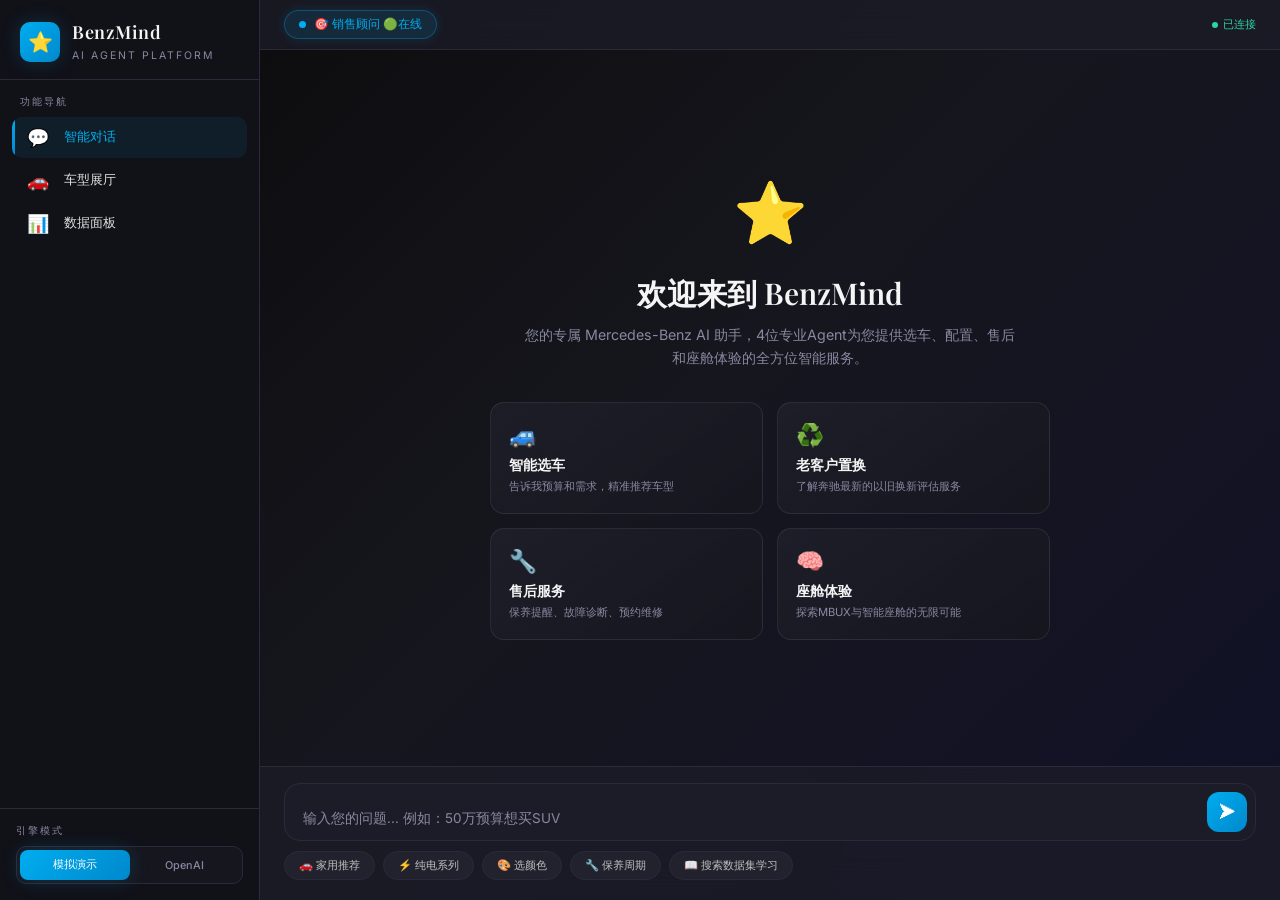
<file: index.html>
<!DOCTYPE html>
<html lang="zh-CN">
<head>
  <meta charset="UTF-8">
  <meta name="viewport" content="width=device-width, initial-scale=1.0">
  <meta name="description" content="BenzMind — Mercedes-Benz 智能客户体验 AI Agent 平台，多Agent协作覆盖选车、配车、售后、座舱体验全生命周期。">
  <title>BenzMind — Mercedes-Benz AI Agent</title>
  <link rel="stylesheet" href="styles.css">
  <link rel="icon" href="data:image/svg+xml,<svg xmlns='http://www.w3.org/2000/svg' viewBox='0 0 100 100'><text y='.9em' font-size='90'>⭐</text></svg>">
</head>
<body>

<div id="app">
  <!-- ======== Sidebar ======== -->
  <aside class="sidebar">
    <div class="sidebar-header">
      <div class="brand">
        <div class="brand-logo">⭐</div>
        <div class="brand-text">
          <h1>BenzMind</h1>
          <span>AI Agent Platform</span>
        </div>
      </div>
    </div>

    <nav class="nav-section">
      <div class="nav-label">功能导航</div>

      <div class="nav-item active" data-panel="chat" id="nav-chat">
        <span class="nav-icon">💬</span>
        <span class="nav-text">智能对话</span>
      </div>

      <div class="nav-item" data-panel="vehicles" id="nav-vehicles">
        <span class="nav-icon">🚗</span>
        <span class="nav-text">车型展厅</span>
      </div>

      <!-- Hidden dataset tab -->

      <div class="nav-item" data-panel="dashboard" id="nav-dashboard">
        <span class="nav-icon">📊</span>
        <span class="nav-text">数据面板</span>
      </div>
    </nav>

    <div class="mode-switch-section">
      <div class="nav-label" style="padding:0;margin-bottom:8px;">引擎模式</div>
      <div class="mode-toggle">
        <button class="mode-btn active" id="modeSimulation" data-mode="simulation">模拟演示</button>
        <button class="mode-btn" id="modeOpenai" data-mode="openai">OpenAI</button>
      </div>
    </div>
  </aside>

  <!-- ======== Main Content ======== -->
  <main class="main-content">
    <!-- Agent Status Bar -->
    <div class="agent-bar" id="agentBar">
      <div class="agent-chip active" data-agent="sales_consultant" id="chip-sales">
        <span class="agent-dot"></span>
        <span>🎯 销售顾问 🟢在线</span>
      </div>
      <div class="agent-bar-spacer"></div>
      <div class="connection-status">
        <span class="connection-dot"></span>
        <span id="connectionText">已连接</span>
      </div>
    </div>

    <!-- ======== Chat Panel ======== -->
    <div class="panel active" id="panel-chat">
      <div class="chat-messages" id="chatMessages">
        <!-- Welcome Screen -->
        <div class="welcome-screen" id="welcomeScreen">
          <div class="welcome-icon">⭐</div>
          <div class="welcome-title">欢迎来到 BenzMind</div>
          <div class="welcome-subtitle">
            您的专属 Mercedes-Benz AI 助手，4位专业Agent为您提供选车、配置、售后和座舱体验的全方位智能服务。
          </div>
          <div class="welcome-cards">
            <div class="welcome-card" data-prompt="我预算50万左右，想选一辆家用SUV">
              <div class="welcome-card-icon">🚙</div>
              <div class="welcome-card-title">智能选车</div>
              <div class="welcome-card-desc">告诉我预算和需求，精准推荐车型</div>
            </div>
            <div class="welcome-card" data-prompt="有哪些最新的置换政策？">
              <div class="welcome-card-icon">♻️</div>
              <div class="welcome-card-title">老客户置换</div>
              <div class="welcome-card-desc">了解奔驰最新的以旧换新评估服务</div>
            </div>
            <div class="welcome-card" data-prompt="我的车仪表盘故障灯亮了怎么办">
              <div class="welcome-card-icon">🔧</div>
              <div class="welcome-card-title">售后服务</div>
              <div class="welcome-card-desc">保养提醒、故障诊断、预约维修</div>
            </div>
            <div class="welcome-card" data-prompt="介绍一下MBUX语音助理的功能">
              <div class="welcome-card-icon">🧠</div>
              <div class="welcome-card-title">座舱体验</div>
              <div class="welcome-card-desc">探索MBUX与智能座舱的无限可能</div>
            </div>
          </div>
        </div>
      </div>

      <div class="chat-input-area">
        <div class="chat-input-wrapper">
          <textarea id="chatInput" placeholder="输入您的问题... 例如：50万预算想买SUV" rows="1"></textarea>
          <button id="sendBtn" title="发送消息">➤</button>
        </div>
        <div class="quick-actions">
          <button class="quick-btn" data-prompt="推荐一款适合家用的车">🚗 家用推荐</button>
          <button class="quick-btn" data-prompt="看看纯电EQ系列">⚡ 纯电系列</button>
          <button class="quick-btn" data-prompt="有什么颜色可选">🎨 选颜色</button>
          <button class="quick-btn" data-prompt="多久保养一次">🔧 保养周期</button>
          <button class="quick-btn" data-prompt="怎么向客户推荐更好的功能？">📖 搜索数据集学习</button>
        </div>
      </div>
    </div>

    <!-- ======== Vehicles Panel ======== -->
    <div class="panel" id="panel-vehicles">
      <div class="vehicles-panel">
        <div class="panel-header">
          <div class="panel-title">Mercedes-Benz 车型展厅</div>
          <div class="panel-subtitle">探索梅赛德斯-奔驰完整车型阵容</div>
        </div>
        <div class="category-tabs" id="categoryTabs">
          <button class="category-tab active" data-category="all">全部</button>
          <button class="category-tab" data-category="轿车">轿车</button>
          <button class="category-tab" data-category="SUV">SUV</button>
          <button class="category-tab" data-category="纯电EQ">纯电EQ</button>
        </div>
        <div class="vehicles-grid" id="vehiclesGrid">
          <!-- Filled by JS -->
        </div>
      </div>
    </div>

    <!-- Dataset Panel Removed (Backend only) -->

    <!-- ======== Dashboard Panel ======== -->
    <div class="panel" id="panel-dashboard">
      <div class="dashboard-panel">
        <div class="panel-header">
          <div class="panel-title">数据面板</div>
          <div class="panel-subtitle">对话分析与用户偏好画像</div>
        </div>
        <div class="dashboard-grid" id="dashboardStats">
          <div class="stat-card">
            <div class="stat-label">对话轮次</div>
            <div class="stat-value" id="statConversations">0</div>
          </div>
          <div class="stat-card">
            <div class="stat-label">引擎模式</div>
            <div class="stat-value" id="statMode">模拟</div>
          </div>
          <div class="stat-card">
            <div class="stat-label">MoE 门控制导网络</div>
            <div class="stat-value" style="color: #00e676; font-size: 1.1rem; line-height: 2rem;">● 激活</div>
          </div>
          <div class="stat-card">
            <div class="stat-label">活跃 LoRA 微调权重</div>
            <div class="stat-value" id="statLora" style="font-size: 1.1rem; color: var(--benz-star-blue);">—</div>
          </div>
          <div class="stat-card">
            <div class="stat-label">客户阶段</div>
            <div class="stat-value" id="statStage" style="font-size: 1.1rem; color: var(--benz-gold);">线上留资引流</div>
          </div>
          <div class="stat-card">
            <div class="stat-label">事件流</div>
            <div class="stat-value" id="statEvents" style="font-size: 1.1rem; color: var(--benz-success);">0条</div>
          </div>
        </div>

        <div class="profile-section">
          <div class="profile-title">用户偏好画像</div>
          <div id="profileContent">
            <div class="profile-item">
              <span class="profile-key">预算</span>
              <span class="profile-value" id="profileBudget">待采集</span>
            </div>
            <div class="profile-item">
              <span class="profile-key">用途</span>
              <span class="profile-value" id="profileUsage">待采集</span>
            </div>
            <div class="profile-item">
              <span class="profile-key">家庭人数</span>
              <span class="profile-value" id="profileFamily">待采集</span>
            </div>
            <div class="profile-item">
              <span class="profile-key">偏好车型</span>
              <span class="profile-value" id="profilePreferences">待采集</span>
            </div>
            <div class="profile-item">
              <span class="profile-key">线索编号</span>
              <span class="profile-value" id="leadId">待生成</span>
            </div>
            <div class="profile-item">
              <span class="profile-key">意向车型</span>
              <span class="profile-value" id="leadVehicle">待采集</span>
            </div>
            <div class="profile-item">
              <span class="profile-key">联系方式</span>
              <span class="profile-value" id="leadPhone">待采集</span>
            </div>
          </div>
        </div>

        <div class="workflow-section">
          <div class="profile-title">业务闭环操作</div>
          <div class="workflow-actions">
            <button class="workflow-btn" data-action="lead">登记线索</button>
            <button class="workflow-btn" data-action="test-drive">预约试驾</button>
            <button class="workflow-btn" data-action="quote">生成报价</button>
          </div>
          <div class="workflow-hint" id="stageAction">继续推进客户旅程</div>
        </div>

        <div class="timeline-section">
          <div class="profile-title">事件时间线</div>
          <div id="eventTimeline" class="event-timeline">
            <div class="timeline-empty">尚未产生事件，先从留资或试驾开始。</div>
          </div>
        </div>
      </div>
    </div>
  </main>
</div>

<!-- API Key Modal -->
<div class="modal-overlay" id="apiKeyModal">
  <div class="modal">
    <div class="modal-title">🔑 设置大模型 API</div>
    <div class="modal-desc">切换至大模型模式需要提供 API 参数。您的配置仅存储在本地。<br><br><b>Kimi 配置提示：</b><br>Base URL: <code>https://api.moonshot.cn/v1</code><br>模型名称: <code>moonshot-v1-8k</code></div>
    <input type="text" class="modal-input" id="apiBaseUrl" placeholder="API Base URL (如使用官方OpenAI则留空)">
    <input type="text" class="modal-input" id="apiModel" placeholder="模型名称 (例如: gpt-4o 或 moonshot-v1-8k)">
    <input type="password" class="modal-input" id="apiKeyInput" placeholder="输入API Key (sk-...)">
    <div class="modal-actions">
      <button class="btn btn-ghost" id="modalCancel">取消</button>
      <button class="btn btn-primary" id="modalConfirm">确认</button>
    </div>
  </div>
</div>

<script src="app.js"></script>
</body>
</html>
</file>
<file: styles.css>
/* ====================================
   BenzMind Design System
   Mercedes-Benz Luxury Dark Theme
   ==================================== */

@import url('https://fonts.googleapis.com/css2?family=Inter:wght@300;400;500;600;700&family=Playfair+Display:wght@400;500;600;700&display=swap');

/* ---- CSS Custom Properties ---- */
:root {
  /* Brand Colors */
  --benz-black: #0a0a0a;
  --benz-obsidian: #111118;
  --benz-dark: #16161e;
  --benz-surface: #1c1c28;
  --benz-card: #22222e;
  --benz-border: #2a2a3a;
  --benz-silver: #c0c0c0;
  --benz-light-silver: #e0e0e0;
  --benz-star-blue: #00adef;
  --benz-blue-glow: #00adef33;
  --benz-gold: #d4af37;
  --benz-gold-dim: #d4af3744;
  --benz-white: #f5f5f5;
  --benz-muted: #8888a0;
  --benz-success: #2dd4a8;
  --benz-warning: #f0b429;
  --benz-danger: #ef4444;

  /* Gradients */
  --gradient-main: linear-gradient(135deg, #0a0a0a 0%, #16161e 50%, #111128 100%);
  --gradient-card: linear-gradient(145deg, rgba(34,34,46,0.7) 0%, rgba(22,22,30,0.9) 100%);
  --gradient-blue: linear-gradient(135deg, #00adef 0%, #0088cc 100%);
  --gradient-gold: linear-gradient(135deg, #d4af37 0%, #b8941e 100%);
  --gradient-glass: linear-gradient(135deg, rgba(255,255,255,0.05) 0%, rgba(255,255,255,0.02) 100%);

  /* Typography */
  --font-body: 'Inter', -apple-system, BlinkMacSystemFont, sans-serif;
  --font-display: 'Playfair Display', Georgia, serif;

  /* Spacing */
  --sidebar-width: 260px;
  --header-height: 60px;

  /* Effects */
  --glass-bg: rgba(28, 28, 40, 0.75);
  --glass-border: rgba(255, 255, 255, 0.08);
  --shadow-sm: 0 2px 8px rgba(0, 0, 0, 0.3);
  --shadow-md: 0 4px 20px rgba(0, 0, 0, 0.4);
  --shadow-lg: 0 8px 40px rgba(0, 0, 0, 0.5);
  --shadow-glow: 0 0 20px var(--benz-blue-glow);

  /* Transitions */
  --transition-fast: 0.15s cubic-bezier(0.4, 0, 0.2, 1);
  --transition-base: 0.3s cubic-bezier(0.4, 0, 0.2, 1);
  --transition-slow: 0.5s cubic-bezier(0.4, 0, 0.2, 1);
}

/* ---- Reset & Base ---- */
*, *::before, *::after {
  margin: 0;
  padding: 0;
  box-sizing: border-box;
}

html {
  font-size: 15px;
  scroll-behavior: smooth;
}

body {
  font-family: var(--font-body);
  background: var(--gradient-main);
  color: var(--benz-light-silver);
  min-height: 100vh;
  overflow: hidden;
  -webkit-font-smoothing: antialiased;
  -moz-osx-font-smoothing: grayscale;
}

::selection {
  background: var(--benz-star-blue);
  color: white;
}

::-webkit-scrollbar {
  width: 5px;
}

::-webkit-scrollbar-track {
  background: transparent;
}

::-webkit-scrollbar-thumb {
  background: var(--benz-border);
  border-radius: 10px;
}

::-webkit-scrollbar-thumb:hover {
  background: var(--benz-muted);
}

/* ---- App Layout ---- */
#app {
  display: flex;
  height: 100vh;
  width: 100vw;
}

/* ---- Sidebar ---- */
.sidebar {
  width: var(--sidebar-width);
  background: var(--benz-obsidian);
  border-right: 1px solid var(--benz-border);
  display: flex;
  flex-direction: column;
  flex-shrink: 0;
  position: relative;
  z-index: 10;
}

.sidebar-header {
  padding: 20px 20px 16px;
  border-bottom: 1px solid var(--benz-border);
}

.brand {
  display: flex;
  align-items: center;
  gap: 12px;
}

.brand-logo {
  width: 40px;
  height: 40px;
  background: var(--gradient-blue);
  border-radius: 10px;
  display: flex;
  align-items: center;
  justify-content: center;
  font-size: 20px;
  box-shadow: var(--shadow-glow);
}

.brand-text h1 {
  font-family: var(--font-display);
  font-size: 1.2rem;
  font-weight: 600;
  color: var(--benz-white);
  letter-spacing: 0.5px;
}

.brand-text span {
  font-size: 0.7rem;
  color: var(--benz-muted);
  letter-spacing: 2px;
  text-transform: uppercase;
}

/* Navigation */
.nav-section {
  padding: 16px 12px;
  flex: 1;
  overflow-y: auto;
}

.nav-label {
  font-size: 0.65rem;
  text-transform: uppercase;
  letter-spacing: 2px;
  color: var(--benz-muted);
  padding: 0 8px;
  margin-bottom: 8px;
}

.nav-item {
  display: flex;
  align-items: center;
  gap: 12px;
  padding: 10px 12px;
  border-radius: 10px;
  cursor: pointer;
  transition: all var(--transition-base);
  margin-bottom: 2px;
  position: relative;
  overflow: hidden;
}

.nav-item::before {
  content: '';
  position: absolute;
  left: 0;
  top: 0;
  width: 3px;
  height: 100%;
  background: var(--gradient-blue);
  transform: scaleY(0);
  transition: transform var(--transition-base);
  border-radius: 0 2px 2px 0;
}

.nav-item:hover {
  background: rgba(255, 255, 255, 0.04);
}

.nav-item.active {
  background: rgba(0, 173, 239, 0.08);
  color: var(--benz-star-blue);
}

.nav-item.active::before {
  transform: scaleY(1);
}

.nav-icon {
  font-size: 1.2rem;
  width: 28px;
  text-align: center;
  flex-shrink: 0;
}

.nav-text {
  font-size: 0.85rem;
  font-weight: 500;
}

.nav-badge {
  margin-left: auto;
  background: var(--gradient-blue);
  color: white;
  font-size: 0.65rem;
  padding: 2px 7px;
  border-radius: 10px;
  font-weight: 600;
}

/* Mode Switch */
.mode-switch-section {
  padding: 16px;
  border-top: 1px solid var(--benz-border);
}

.mode-toggle {
  display: flex;
  background: var(--benz-dark);
  border-radius: 10px;
  padding: 3px;
  border: 1px solid var(--benz-border);
}

.mode-btn {
  flex: 1;
  padding: 8px 10px;
  border: none;
  background: transparent;
  color: var(--benz-muted);
  font-size: 0.72rem;
  font-family: var(--font-body);
  font-weight: 500;
  border-radius: 8px;
  cursor: pointer;
  transition: all var(--transition-base);
}

.mode-btn.active {
  background: var(--gradient-blue);
  color: white;
  box-shadow: var(--shadow-glow);
}

.mode-btn:hover:not(.active) {
  color: var(--benz-light-silver);
}

/* ---- Main Content ---- */
.main-content {
  flex: 1;
  display: flex;
  flex-direction: column;
  overflow: hidden;
  position: relative;
}

/* Agent Status Bar */
.agent-bar {
  display: flex;
  align-items: center;
  gap: 12px;
  padding: 10px 24px;
  background: var(--glass-bg);
  border-bottom: 1px solid var(--glass-border);
  backdrop-filter: blur(20px);
  -webkit-backdrop-filter: blur(20px);
  overflow-x: auto;
}

.agent-chip {
  display: flex;
  align-items: center;
  gap: 8px;
  padding: 6px 14px;
  background: var(--gradient-glass);
  border: 1px solid var(--glass-border);
  border-radius: 20px;
  font-size: 0.78rem;
  white-space: nowrap;
  transition: all var(--transition-base);
  cursor: default;
  flex-shrink: 0;
}

.agent-chip.active {
  background: rgba(0, 173, 239, 0.12);
  border-color: rgba(0, 173, 239, 0.3);
  color: var(--benz-star-blue);
  box-shadow: 0 0 12px rgba(0, 173, 239, 0.15);
}

.agent-dot {
  width: 7px;
  height: 7px;
  border-radius: 50%;
  background: var(--benz-muted);
  flex-shrink: 0;
}

.agent-chip.active .agent-dot {
  background: var(--benz-star-blue);
  animation: pulse 2s infinite;
}

@keyframes pulse {
  0%, 100% { opacity: 1; box-shadow: 0 0 0 0 rgba(0, 173, 239, 0.4); }
  50% { opacity: 0.7; box-shadow: 0 0 0 6px rgba(0, 173, 239, 0); }
}

.agent-bar-spacer {
  flex: 1;
}

.connection-status {
  font-size: 0.72rem;
  color: var(--benz-success);
  display: flex;
  align-items: center;
  gap: 5px;
  flex-shrink: 0;
}

.connection-dot {
  width: 6px;
  height: 6px;
  background: var(--benz-success);
  border-radius: 50%;
  animation: pulse-green 2s infinite;
}

@keyframes pulse-green {
  0%, 100% { opacity: 1; }
  50% { opacity: 0.4; }
}

/* ---- Content Panels ---- */
.panel {
  flex: 1;
  display: none;
  flex-direction: column;
  overflow: hidden;
}

.panel.active {
  display: flex;
}

/* ---- Chat Panel ---- */
.chat-messages {
  flex: 1;
  overflow-y: auto;
  padding: 24px;
  display: flex;
  flex-direction: column;
  gap: 16px;
}

.message {
  display: flex;
  gap: 12px;
  max-width: 85%;
  animation: messageSlideIn 0.4s cubic-bezier(0.16, 1, 0.3, 1);
}

@keyframes messageSlideIn {
  from { opacity: 0; transform: translateY(20px); }
  to { opacity: 1; transform: translateY(0); }
}

.message.user {
  align-self: flex-end;
  flex-direction: row-reverse;
}

.message-avatar {
  width: 36px;
  height: 36px;
  border-radius: 10px;
  display: flex;
  align-items: center;
  justify-content: center;
  font-size: 1rem;
  flex-shrink: 0;
  background: var(--benz-card);
  border: 1px solid var(--benz-border);
}

.message.user .message-avatar {
  background: var(--gradient-blue);
  border: none;
}

.message-body {
  background: var(--gradient-card);
  border: 1px solid var(--glass-border);
  border-radius: 16px;
  padding: 14px 18px;
  backdrop-filter: blur(10px);
  -webkit-backdrop-filter: blur(10px);
}

.message.user .message-body {
  background: linear-gradient(135deg, rgba(0, 173, 239, 0.15) 0%, rgba(0, 136, 204, 0.1) 100%);
  border-color: rgba(0, 173, 239, 0.2);
}

.message-agent-tag {
  font-size: 0.65rem;
  color: var(--benz-star-blue);
  font-weight: 600;
  text-transform: uppercase;
  letter-spacing: 1px;
  margin-bottom: 6px;
}

.message-text {
  font-size: 0.9rem;
  line-height: 1.65;
  color: var(--benz-light-silver);
  white-space: pre-wrap;
}

.message-text strong {
  color: var(--benz-white);
  font-weight: 600;
}

.message-time {
  font-size: 0.65rem;
  color: var(--benz-muted);
  margin-top: 6px;
}

/* Chat Input */
.chat-input-area {
  padding: 16px 24px 20px;
  background: var(--glass-bg);
  border-top: 1px solid var(--glass-border);
  backdrop-filter: blur(20px);
  -webkit-backdrop-filter: blur(20px);
}

.chat-input-wrapper {
  display: flex;
  align-items: flex-end;
  gap: 12px;
  background: var(--benz-surface);
  border: 1px solid var(--benz-border);
  border-radius: 16px;
  padding: 8px 8px 8px 18px;
  transition: border-color var(--transition-base), box-shadow var(--transition-base);
}

.chat-input-wrapper:focus-within {
  border-color: var(--benz-star-blue);
  box-shadow: 0 0 0 3px rgba(0, 173, 239, 0.1);
}

#chatInput {
  flex: 1;
  background: none;
  border: none;
  color: var(--benz-white);
  font-size: 0.9rem;
  font-family: var(--font-body);
  resize: none;
  outline: none;
  min-height: 24px;
  max-height: 120px;
  line-height: 1.5;
  padding: 4px 0;
}

#chatInput::placeholder {
  color: var(--benz-muted);
}

#sendBtn {
  width: 40px;
  height: 40px;
  border: none;
  background: var(--gradient-blue);
  color: white;
  border-radius: 12px;
  cursor: pointer;
  display: flex;
  align-items: center;
  justify-content: center;
  font-size: 1.1rem;
  transition: all var(--transition-base);
  flex-shrink: 0;
}

#sendBtn:hover {
  transform: scale(1.05);
  box-shadow: var(--shadow-glow);
}

#sendBtn:active {
  transform: scale(0.95);
}

.quick-actions {
  display: flex;
  gap: 8px;
  margin-top: 10px;
  flex-wrap: wrap;
}

.quick-btn {
  padding: 6px 14px;
  background: var(--benz-card);
  border: 1px solid var(--benz-border);
  color: var(--benz-silver);
  border-radius: 20px;
  font-size: 0.75rem;
  font-family: var(--font-body);
  cursor: pointer;
  transition: all var(--transition-base);
  white-space: nowrap;
}

.quick-btn:hover {
  background: rgba(0, 173, 239, 0.1);
  border-color: rgba(0, 173, 239, 0.3);
  color: var(--benz-star-blue);
}

/* ---- Vehicle Cards Panel ---- */
.vehicles-panel {
  padding: 24px;
  overflow-y: auto;
}

.panel-header {
  margin-bottom: 24px;
}

.panel-title {
  font-family: var(--font-display);
  font-size: 1.6rem;
  font-weight: 600;
  color: var(--benz-white);
  margin-bottom: 4px;
}

.panel-subtitle {
  color: var(--benz-muted);
  font-size: 0.85rem;
}

.category-tabs {
  display: flex;
  gap: 8px;
  margin-bottom: 20px;
}

.category-tab {
  padding: 8px 20px;
  background: var(--benz-card);
  border: 1px solid var(--benz-border);
  color: var(--benz-silver);
  border-radius: 20px;
  font-size: 0.8rem;
  font-family: var(--font-body);
  cursor: pointer;
  transition: all var(--transition-base);
}

.category-tab.active,
.category-tab:hover {
  background: rgba(0, 173, 239, 0.1);
  border-color: var(--benz-star-blue);
  color: var(--benz-star-blue);
}

.vehicles-grid {
  display: grid;
  grid-template-columns: repeat(auto-fill, minmax(320px, 1fr));
  gap: 20px;
}

.vehicle-card {
  background: var(--gradient-card);
  border: 1px solid var(--glass-border);
  border-radius: 16px;
  overflow: hidden;
  transition: all var(--transition-base);
  backdrop-filter: blur(10px);
  -webkit-backdrop-filter: blur(10px);
  cursor: pointer;
}

.vehicle-card:hover {
  transform: translateY(-4px);
  border-color: rgba(0, 173, 239, 0.3);
  box-shadow: 0 12px 40px rgba(0, 0, 0, 0.3), 0 0 20px rgba(0, 173, 239, 0.08);
}

.vehicle-card-image {
  height: 180px;
  background: linear-gradient(135deg, var(--benz-dark) 0%, var(--benz-surface) 100%);
  display: flex;
  align-items: center;
  justify-content: center;
  font-size: 3.5rem;
  position: relative;
  overflow: hidden;
}

.vehicle-card-image::after {
  content: '';
  position: absolute;
  bottom: 0;
  left: 0;
  right: 0;
  height: 60px;
  background: linear-gradient(transparent, var(--benz-card));
}

.vehicle-card-badge {
  position: absolute;
  top: 12px;
  right: 12px;
  background: var(--gradient-gold);
  color: var(--benz-black);
  font-size: 0.65rem;
  font-weight: 700;
  padding: 4px 10px;
  border-radius: 6px;
}

.vehicle-card-body {
  padding: 16px 18px 18px;
}

.vehicle-card-name {
  font-family: var(--font-display);
  font-size: 1.15rem;
  font-weight: 600;
  color: var(--benz-white);
  margin-bottom: 2px;
}

.vehicle-card-series {
  font-size: 0.72rem;
  color: var(--benz-star-blue);
  font-weight: 600;
  text-transform: uppercase;
  letter-spacing: 1px;
  margin-bottom: 10px;
}

.vehicle-card-specs {
  display: flex;
  gap: 12px;
  margin-bottom: 12px;
  flex-wrap: wrap;
}

.vehicle-spec {
  font-size: 0.73rem;
  color: var(--benz-muted);
  display: flex;
  align-items: center;
  gap: 4px;
}

.vehicle-card-price {
  font-size: 1.1rem;
  font-weight: 700;
  color: var(--benz-gold);
  margin-top: 8px;
}

.vehicle-card-highlights {
  display: flex;
  flex-wrap: wrap;
  gap: 6px;
  margin-top: 10px;
}

.highlight-tag {
  font-size: 0.65rem;
  padding: 3px 8px;
  background: rgba(0, 173, 239, 0.08);
  border: 1px solid rgba(0, 173, 239, 0.15);
  border-radius: 6px;
  color: var(--benz-star-blue);
}

/* ---- Quotes Panel ---- */
.quotes-panel {
  padding: 24px;
  overflow-y: auto;
}

.quotes-categories {
  display: flex;
  gap: 8px;
  margin-bottom: 20px;
  flex-wrap: wrap;
}

.quote-card {
  background: var(--gradient-card);
  border: 1px solid var(--glass-border);
  border-radius: 14px;
  padding: 20px;
  margin-bottom: 16px;
  backdrop-filter: blur(10px);
  -webkit-backdrop-filter: blur(10px);
  transition: all var(--transition-base);
}

.quote-card:hover {
  border-color: rgba(212, 175, 55, 0.3);
  box-shadow: 0 8px 30px rgba(0, 0, 0, 0.2);
}

.quote-header {
  display: flex;
  align-items: center;
  justify-content: space-between;
  margin-bottom: 12px;
}

.quote-category-badge {
  font-size: 0.7rem;
  padding: 4px 12px;
  background: var(--benz-gold-dim);
  color: var(--benz-gold);
  border-radius: 12px;
  font-weight: 600;
}

.quote-score {
  font-size: 0.75rem;
  color: var(--benz-gold);
  font-weight: 600;
}

.quote-text {
  font-size: 0.95rem;
  line-height: 1.7;
  color: var(--benz-white);
  padding: 14px 18px;
  background: rgba(255, 255, 255, 0.03);
  border-left: 3px solid var(--benz-gold);
  border-radius: 0 8px 8px 0;
  margin-bottom: 14px;
  font-style: italic;
}

.quote-meta {
  display: grid;
  grid-template-columns: 1fr 1fr;
  gap: 8px;
}

.quote-meta-item {
  font-size: 0.78rem;
  color: var(--benz-muted);
}

.quote-meta-item strong {
  color: var(--benz-silver);
}

.quote-analysis {
  margin-top: 14px;
  padding-top: 14px;
  border-top: 1px solid var(--benz-border);
}

.quote-analysis-title {
  font-size: 0.8rem;
  color: var(--benz-star-blue);
  font-weight: 600;
  margin-bottom: 8px;
}

.quote-analysis-text {
  font-size: 0.82rem;
  color: var(--benz-light-silver);
  line-height: 1.6;
}

.quote-tips {
  margin-top: 10px;
  padding: 10px 14px;
  background: rgba(0, 173, 239, 0.06);
  border-radius: 8px;
  font-size: 0.78rem;
  color: var(--benz-star-blue);
}

/* ---- Dashboard Panel ---- */
.dashboard-panel {
  padding: 24px;
  overflow-y: auto;
}

.dashboard-grid {
  display: grid;
  grid-template-columns: repeat(auto-fill, minmax(200px, 1fr));
  gap: 16px;
  margin-bottom: 24px;
}

.stat-card {
  background: var(--gradient-card);
  border: 1px solid var(--glass-border);
  border-radius: 14px;
  padding: 18px;
  backdrop-filter: blur(10px);
  -webkit-backdrop-filter: blur(10px);
  transition: all var(--transition-base);
}

.stat-card:hover {
  transform: translateY(-2px);
  box-shadow: var(--shadow-md);
}

.stat-label {
  font-size: 0.73rem;
  color: var(--benz-muted);
  text-transform: uppercase;
  letter-spacing: 1px;
  margin-bottom: 8px;
}

.stat-value {
  font-family: var(--font-display);
  font-size: 1.8rem;
  font-weight: 700;
  color: var(--benz-white);
}

.stat-change {
  font-size: 0.72rem;
  color: var(--benz-success);
  margin-top: 4px;
}

.profile-section {
  background: var(--gradient-card);
  border: 1px solid var(--glass-border);
  border-radius: 14px;
  padding: 20px;
}

.profile-title {
  font-family: var(--font-display);
  font-size: 1.1rem;
  color: var(--benz-white);
  margin-bottom: 16px;
}

.profile-item {
  display: flex;
  justify-content: space-between;
  padding: 10px 0;
  border-bottom: 1px solid var(--benz-border);
  font-size: 0.85rem;
}

.profile-item:last-child {
  border-bottom: none;
}

.profile-key {
  color: var(--benz-muted);
}

.profile-value {
  color: var(--benz-white);
  font-weight: 500;
}

.workflow-section,
.timeline-section {
  margin-top: 18px;
  background: var(--gradient-card);
  border: 1px solid var(--glass-border);
  border-radius: 14px;
  padding: 20px;
}

.workflow-actions {
  display: flex;
  gap: 10px;
  flex-wrap: wrap;
  margin-bottom: 12px;
}

.workflow-btn {
  padding: 8px 16px;
  border: 1px solid rgba(0, 173, 239, 0.25);
  background: rgba(0, 173, 239, 0.08);
  color: var(--benz-light-silver);
  border-radius: 20px;
  font-size: 0.8rem;
  cursor: pointer;
  transition: all var(--transition-base);
}

.workflow-btn:hover {
  background: rgba(0, 173, 239, 0.16);
  border-color: rgba(0, 173, 239, 0.45);
  color: var(--benz-white);
}

.workflow-hint {
  color: var(--benz-muted);
  font-size: 0.82rem;
  line-height: 1.6;
}

.event-timeline {
  display: flex;
  flex-direction: column;
  gap: 12px;
}

.timeline-empty {
  color: var(--benz-muted);
  font-size: 0.82rem;
  padding: 8px 0 2px;
}

.timeline-item {
  display: flex;
  gap: 12px;
  align-items: flex-start;
}

.timeline-dot {
  width: 10px;
  height: 10px;
  border-radius: 50%;
  margin-top: 6px;
  background: var(--benz-star-blue);
  box-shadow: 0 0 0 4px rgba(0, 173, 239, 0.12);
  flex-shrink: 0;
}

.timeline-body {
  flex: 1;
  padding-bottom: 12px;
  border-bottom: 1px solid rgba(255, 255, 255, 0.05);
}

.timeline-item:last-child .timeline-body {
  border-bottom: none;
  padding-bottom: 0;
}

.timeline-title {
  font-size: 0.82rem;
  font-weight: 600;
  color: var(--benz-white);
  margin-bottom: 2px;
}

.timeline-meta {
  font-size: 0.68rem;
  color: var(--benz-muted);
  margin-bottom: 6px;
}

.timeline-text {
  font-size: 0.78rem;
  color: var(--benz-light-silver);
  line-height: 1.5;
  word-break: break-word;
}

/* ---- Typing Indicator ---- */
.typing-indicator {
  display: flex;
  gap: 4px;
  padding: 12px 18px;
  align-items: center;
}

.typing-dot {
  width: 7px;
  height: 7px;
  border-radius: 50%;
  background: var(--benz-muted);
  animation: typingBounce 1.4s infinite ease-in-out;
}

.typing-dot:nth-child(1) { animation-delay: 0s; }
.typing-dot:nth-child(2) { animation-delay: 0.2s; }
.typing-dot:nth-child(3) { animation-delay: 0.4s; }

@keyframes typingBounce {
  0%, 80%, 100% { transform: translateY(0); opacity: 0.4; }
  40% { transform: translateY(-8px); opacity: 1; }
}

/* ---- Welcome Screen ---- */
.welcome-screen {
  display: flex;
  flex-direction: column;
  align-items: center;
  justify-content: center;
  padding: 40px;
  text-align: center;
  flex: 1;
}

.welcome-icon {
  font-size: 4rem;
  margin-bottom: 24px;
  animation: floatIcon 3s ease-in-out infinite;
}

@keyframes floatIcon {
  0%, 100% { transform: translateY(0); }
  50% { transform: translateY(-12px); }
}

.welcome-title {
  font-family: var(--font-display);
  font-size: 2rem;
  font-weight: 600;
  color: var(--benz-white);
  margin-bottom: 8px;
}

.welcome-subtitle {
  font-size: 0.95rem;
  color: var(--benz-muted);
  margin-bottom: 32px;
  max-width: 500px;
  line-height: 1.6;
}

.welcome-cards {
  display: grid;
  grid-template-columns: repeat(2, 1fr);
  gap: 14px;
  max-width: 560px;
  width: 100%;
}

.welcome-card {
  background: var(--gradient-card);
  border: 1px solid var(--glass-border);
  border-radius: 14px;
  padding: 18px;
  cursor: pointer;
  transition: all var(--transition-base);
  text-align: left;
}

.welcome-card:hover {
  border-color: rgba(0, 173, 239, 0.3);
  transform: translateY(-2px);
  box-shadow: 0 8px 30px rgba(0, 0, 0, 0.2);
}

.welcome-card-icon {
  font-size: 1.5rem;
  margin-bottom: 8px;
}

.welcome-card-title {
  font-size: 0.9rem;
  font-weight: 600;
  color: var(--benz-white);
  margin-bottom: 4px;
}

.welcome-card-desc {
  font-size: 0.75rem;
  color: var(--benz-muted);
  line-height: 1.4;
}

/* ---- API Key Modal ---- */
.modal-overlay {
  position: fixed;
  top: 0;
  left: 0;
  right: 0;
  bottom: 0;
  background: rgba(0, 0, 0, 0.6);
  display: flex;
  align-items: center;
  justify-content: center;
  z-index: 100;
  backdrop-filter: blur(8px);
  -webkit-backdrop-filter: blur(8px);
  opacity: 0;
  visibility: hidden;
  transition: all var(--transition-base);
}

.modal-overlay.active {
  opacity: 1;
  visibility: visible;
}

.modal {
  background: var(--benz-surface);
  border: 1px solid var(--benz-border);
  border-radius: 20px;
  padding: 28px;
  width: 420px;
  max-width: 90vw;
  box-shadow: var(--shadow-lg);
  transform: scale(0.95);
  transition: transform var(--transition-base);
}

.modal-overlay.active .modal {
  transform: scale(1);
}

.modal-title {
  font-family: var(--font-display);
  font-size: 1.2rem;
  color: var(--benz-white);
  margin-bottom: 8px;
}

.modal-desc {
  font-size: 0.82rem;
  color: var(--benz-muted);
  margin-bottom: 20px;
  line-height: 1.5;
}

.modal-input {
  width: 100%;
  padding: 12px 16px;
  background: var(--benz-dark);
  border: 1px solid var(--benz-border);
  border-radius: 10px;
  color: var(--benz-white);
  font-size: 0.85rem;
  font-family: monospace;
  outline: none;
  transition: border-color var(--transition-base);
  margin-bottom: 16px;
}

.modal-input:focus {
  border-color: var(--benz-star-blue);
}

.modal-actions {
  display: flex;
  gap: 10px;
  justify-content: flex-end;
}

.btn {
  padding: 10px 20px;
  border: none;
  border-radius: 10px;
  font-family: var(--font-body);
  font-size: 0.82rem;
  font-weight: 600;
  cursor: pointer;
  transition: all var(--transition-base);
}

.btn-primary {
  background: var(--gradient-blue);
  color: white;
}

.btn-primary:hover {
  box-shadow: var(--shadow-glow);
  transform: translateY(-1px);
}

.btn-ghost {
  background: transparent;
  color: var(--benz-muted);
  border: 1px solid var(--benz-border);
}

.btn-ghost:hover {
  color: var(--benz-white);
  border-color: var(--benz-muted);
}

/* ---- Responsive ---- */
@media (max-width: 768px) {
  .sidebar {
    width: 60px;
  }

  .nav-text, .nav-badge, .brand-text, .nav-label, .mode-switch-section {
    display: none;
  }

  .nav-item {
    justify-content: center;
    padding: 12px;
  }

  .sidebar-header {
    padding: 12px;
  }

  .brand {
    justify-content: center;
  }

  .welcome-cards {
    grid-template-columns: 1fr;
  }

  .vehicles-grid {
    grid-template-columns: 1fr;
  }
}

/* ---- Animations ---- */
@keyframes fadeIn {
  from { opacity: 0; }
  to { opacity: 1; }
}

@keyframes slideUp {
  from { opacity: 0; transform: translateY(30px); }
  to { opacity: 1; transform: translateY(0); }
}

.fade-in {
  animation: fadeIn 0.5s ease;
}

.slide-up {
  animation: slideUp 0.5s cubic-bezier(0.16, 1, 0.3, 1);
}

/* ---- Loading Spinner ---- */
.spinner {
  width: 20px;
  height: 20px;
  border: 2px solid var(--benz-border);
  border-top-color: var(--benz-star-blue);
  border-radius: 50%;
  animation: spin 0.8s linear infinite;
}

@keyframes spin {
  to { transform: rotate(360deg); }
}
</file>
